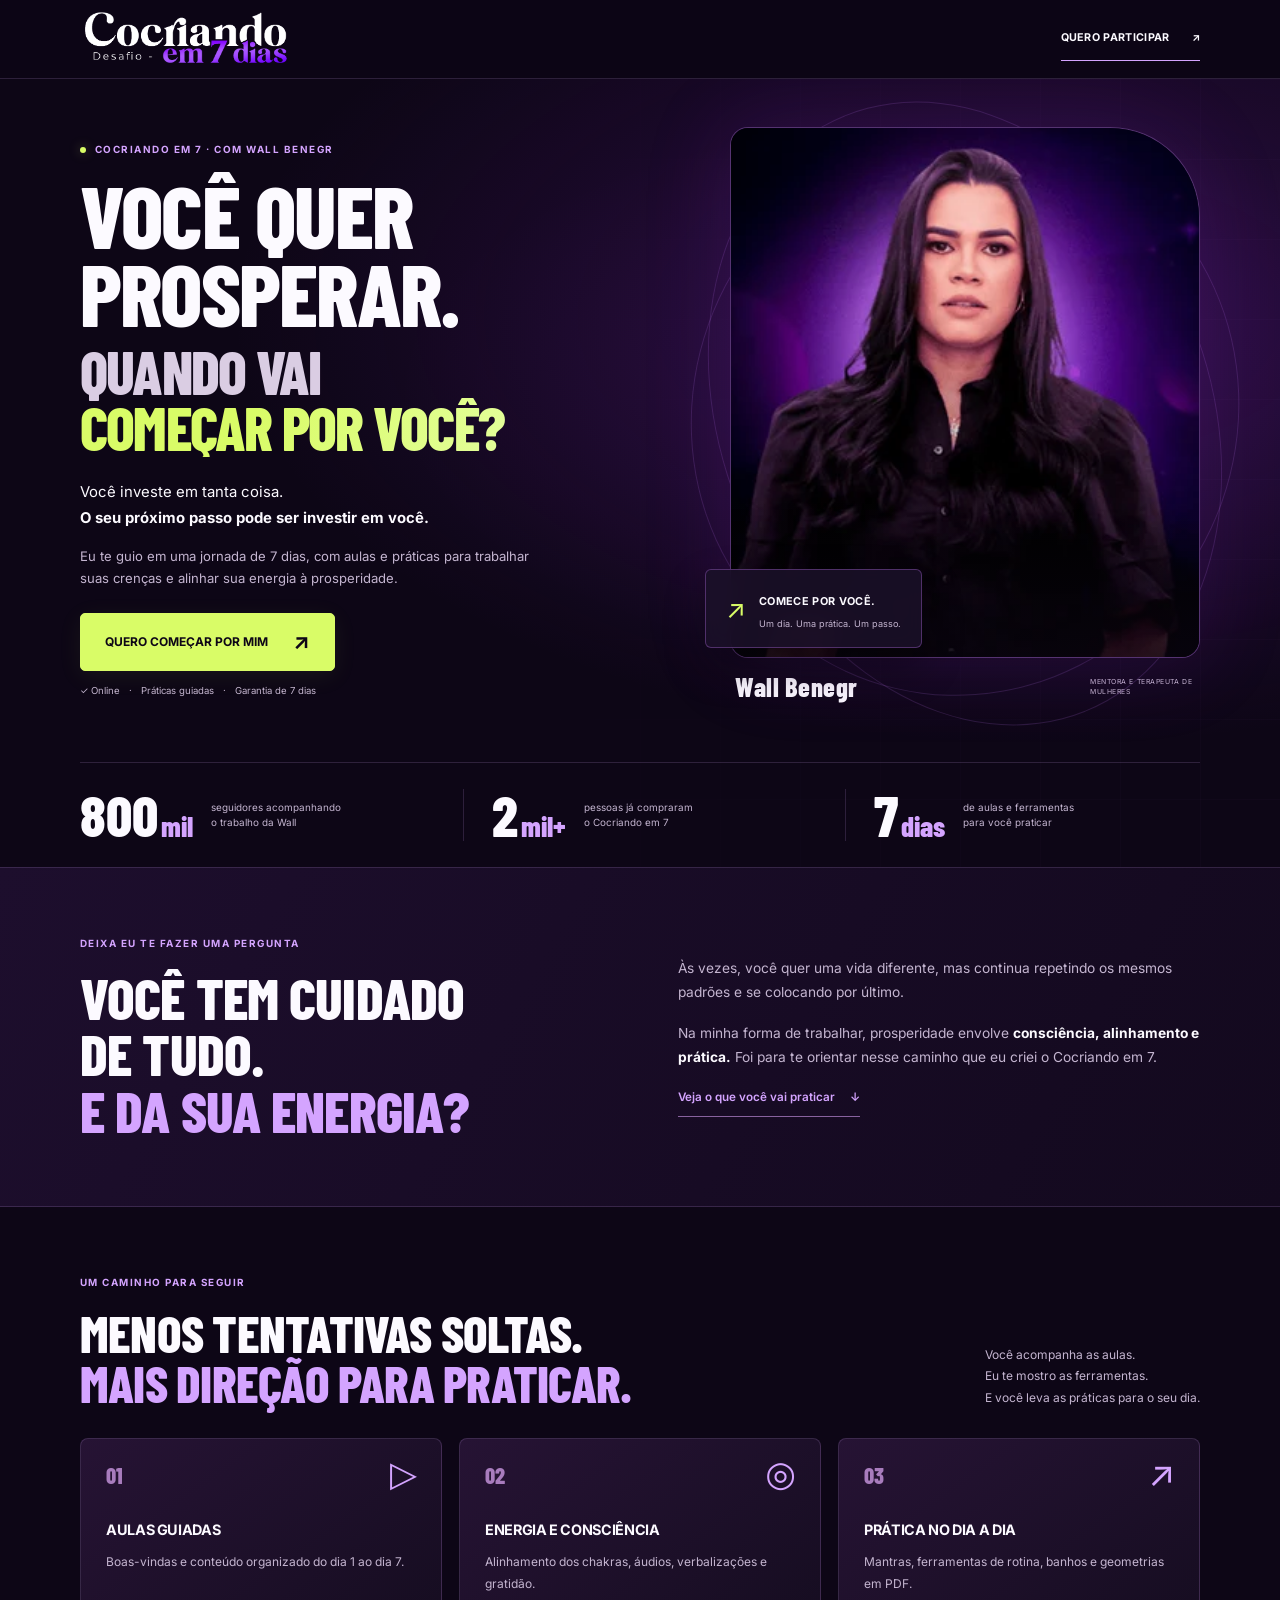
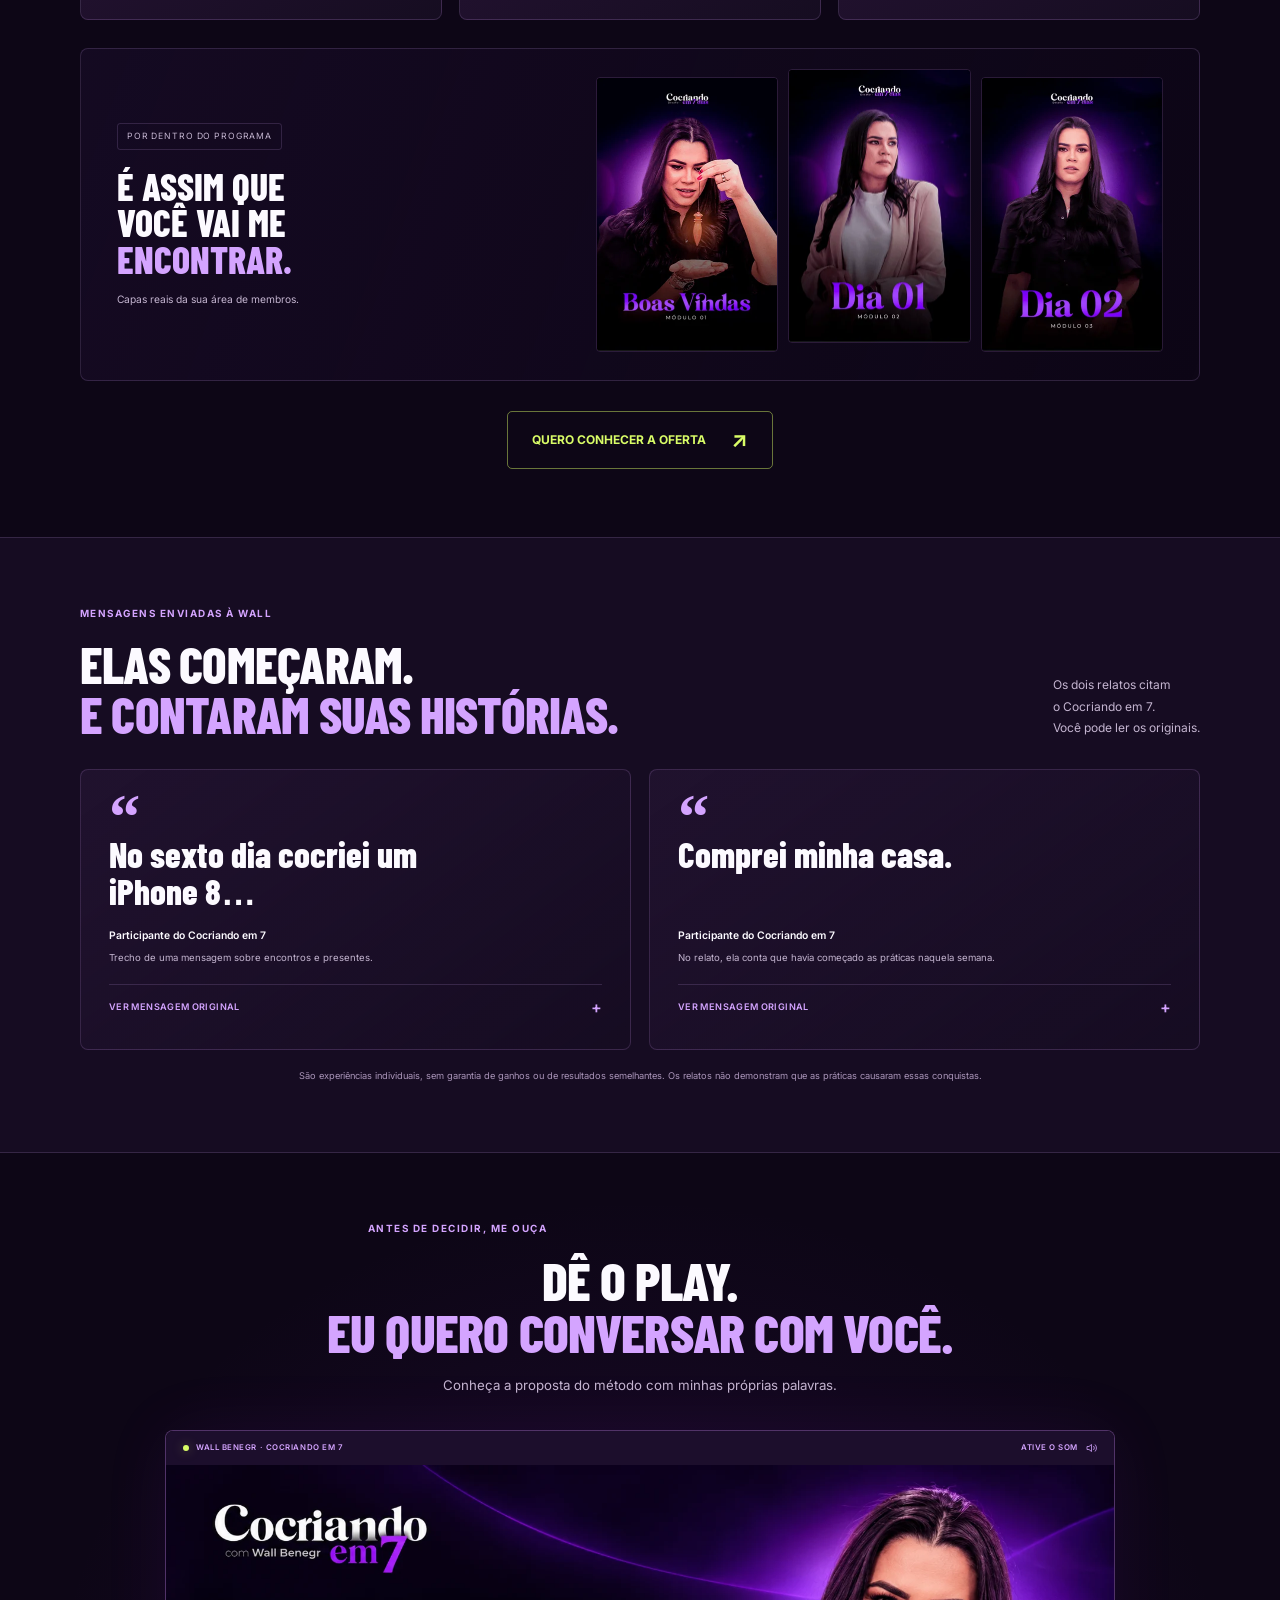
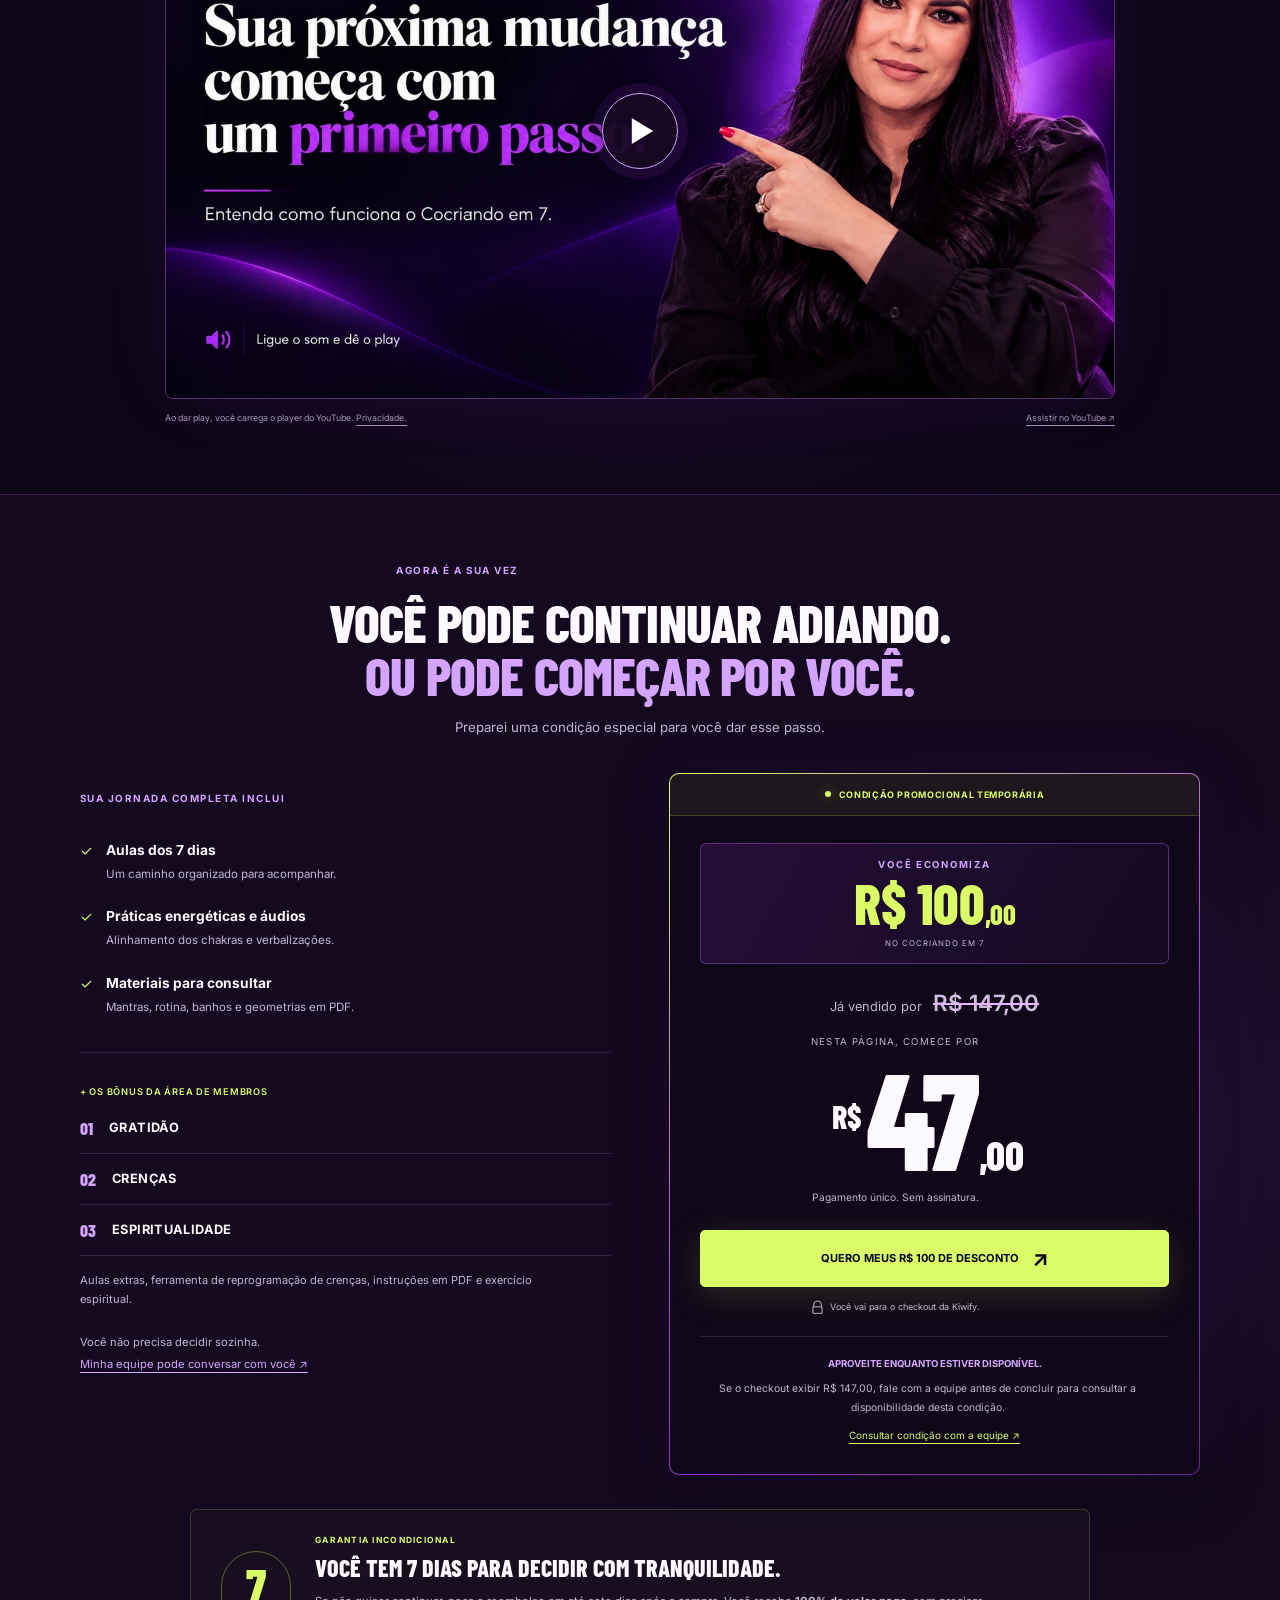
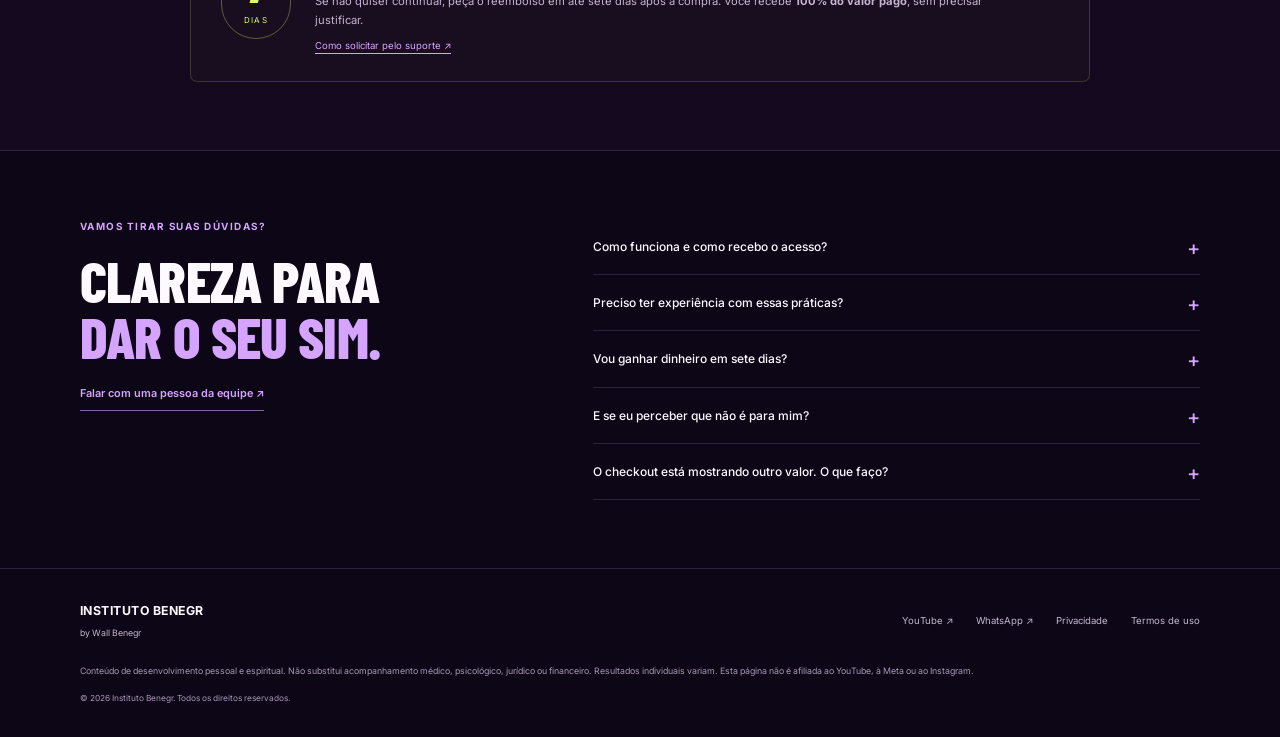
<file: index.html>
<!doctype html>
<html lang="pt-BR">
<head>
  <meta charset="utf-8">
  <meta name="viewport" content="width=device-width, initial-scale=1, viewport-fit=cover">
  <title>Cocriando em 7 | Comece por você. Com Wall Benegr.</title>
  <meta name="description" content="Você quer prosperar. Quando vai começar por você? Conheça a jornada de aulas e práticas do Cocriando em 7, com Wall Benegr. Garantia de sete dias.">
  <meta name="theme-color" content="#0D0616">
  <meta name="robots" content="noindex, follow">
  <!-- A publicação pelo workflow configura automaticamente domínio, canonical e indexação. -->
  <link rel="canonical" href="https://example.invalid/cocriando-em-7/">
  <link rel="icon" type="image/svg+xml" href="assets/icons/favicon.svg">
  <link rel="preload" href="assets/images/wall-benegr.webp" as="image" fetchpriority="high">
  <link rel="preload" href="assets/fonts/barlow-condensed-800.woff" as="font" type="font/woff" crossorigin>
  <link rel="stylesheet" href="styles.css">
  <script src="script.js" defer></script>
  <meta property="og:locale" content="pt_BR">
  <meta property="og:type" content="website">
  <meta property="og:site_name" content="Instituto Benegr">
  <meta property="og:title" content="Você quer prosperar. Quando vai começar por você?">
  <meta property="og:description" content="Cocriando em 7 dias, com Wall Benegr. Aulas e práticas para começar por você.">
  <meta property="og:url" content="https://example.invalid/cocriando-em-7/">
  <meta property="og:image" content="https://example.invalid/cocriando-em-7/assets/images/open-graph.jpg">
  <meta property="og:image:secure_url" content="https://example.invalid/cocriando-em-7/assets/images/open-graph.jpg">
  <meta property="og:image:type" content="image/jpeg">
  <meta property="og:image:width" content="1200">
  <meta property="og:image:height" content="630">
  <meta property="og:image:alt" content="Logo original do Cocriando em 7 e Wall Benegr. Você quer prosperar. Comece por você.">
  <meta name="twitter:card" content="summary_large_image">
  <meta name="twitter:title" content="Cocriando em 7 | Comece por você">
  <meta name="twitter:description" content="Conheça a jornada de sete dias com aulas e práticas espirituais guiadas.">
  <meta name="twitter:image" content="https://example.invalid/cocriando-em-7/assets/images/open-graph.jpg">
  <script type="application/ld+json">
  {"@context":"https://schema.org","@type":"Course","name":"Cocriando em 7 dias","description":"Jornada online de sete dias com aulas, práticas espirituais e materiais de apoio sobre cocriação e prosperidade.","inLanguage":"pt-BR","provider":{"@type":"Organization","name":"Instituto Benegr"},"instructor":{"@type":"Person","name":"Wall Benegr"},"url":"https://example.invalid/cocriando-em-7/"}
  </script>
</head>
<body>
<div class="reading-progress" aria-hidden="true"><span id="reading-progress"></span></div>
<a class="skip-link" href="#conteudo">Ir para o conteúdo</a>
<header class="header" id="page-header"><div class="container header-inner"><a class="brand" href="#inicio" aria-label="Cocriando em 7, início"><img src="assets/images/logo-cocriando.webp" alt="Cocriando, desafio em 7 dias" width="680" height="189"></a><a class="header-cta" href="#oferta" data-track="cta_offer" data-location="header">QUERO PARTICIPAR <span aria-hidden="true">↗</span></a></div></header>
<main id="conteudo">
<section class="hero" id="inicio" aria-labelledby="hero-title"><div class="hero-grid-bg" aria-hidden="true"></div><div class="container hero-grid">
<div class="hero-copy"><p class="eyebrow"><span class="status-dot" aria-hidden="true"></span> COCRIANDO EM 7 · COM WALL BENEGR</p><h1 id="hero-title"><span>VOCÊ QUER</span><span>PROSPERAR.</span><span class="headline-lower">QUANDO VAI</span><span class="gradient-text">COMEÇAR POR VOCÊ?</span></h1><p class="hero-lead">Você investe em tanta coisa. <strong>O seu próximo passo pode ser investir em você.</strong></p><p class="hero-description">Eu te guio em uma jornada de 7 dias, com aulas e práticas para trabalhar suas crenças e alinhar sua energia à prosperidade.</p><a class="button" href="#oferta" data-track="cta_offer" data-location="hero"><span>QUERO COMEÇAR POR MIM</span><span class="button-arrow" aria-hidden="true">↗</span></a><p class="microcopy">✓ Online <span aria-hidden="true">·</span> Práticas guiadas <span aria-hidden="true">·</span> Garantia de 7 dias</p></div>
<figure class="hero-photo"><div class="photo-orbit orbit-one" aria-hidden="true"></div><div class="photo-orbit orbit-two" aria-hidden="true"></div><div class="photo-window"><img src="assets/images/wall-benegr.webp" alt="Wall Benegr em fotografia da área de membros do Cocriando em 7." width="358" height="355" fetchpriority="high"></div><div class="photo-float"><span class="float-symbol" aria-hidden="true">↗</span><span><strong>COMECE POR VOCÊ.</strong><small>Um dia. Uma prática. Um passo.</small></span></div><figcaption><span>Wall Benegr</span><small>MENTORA E TERAPEUTA DE MULHERES</small></figcaption></figure>
</div><div class="container authority" aria-label="A comunidade e o programa"><p><strong>800<span>mil</span></strong><span>seguidores acompanhando<br>o trabalho da Wall</span></p><p><strong>2<span>mil+</span></strong><span>pessoas já compraram<br>o Cocriando em 7</span></p><p><strong>7<span>dias</span></strong><span>de aulas e ferramentas<br>para você praticar</span></p></div></section>
<section class="section turning-point" aria-labelledby="turning-title"><div class="container turning-grid"><div data-reveal><p class="eyebrow">DEIXA EU TE FAZER UMA PERGUNTA</p><h2 id="turning-title">VOCÊ TEM CUIDADO<br>DE TUDO.<br><span class="accent">E DA SUA ENERGIA?</span></h2></div><div class="turning-copy" data-reveal><p>Às vezes, você quer uma vida diferente, mas continua repetindo os mesmos padrões e se colocando por último.</p><p>Na minha forma de trabalhar, prosperidade envolve <strong>consciência, alinhamento e prática.</strong> Foi para te orientar nesse caminho que eu criei o Cocriando em 7.</p><a class="text-link" href="#metodo">Veja o que você vai praticar <span aria-hidden="true">↓</span></a></div></div></section>
<section class="section method" id="metodo" aria-labelledby="method-title"><div class="container"><div class="section-heading" data-reveal><div><p class="eyebrow">UM CAMINHO PARA SEGUIR</p><h2 id="method-title">MENOS TENTATIVAS SOLTAS.<br><span class="accent">MAIS DIREÇÃO PARA PRATICAR.</span></h2></div><p>Você acompanha as aulas.<br>Eu te mostro as ferramentas.<br>E você leva as práticas para o seu dia.</p></div><div class="method-grid">
<article class="glow-card" data-reveal data-tilt><span class="step-number">01</span><span class="card-icon" aria-hidden="true">▷</span><h3>AULAS GUIADAS</h3><p>Boas-vindas e conteúdo organizado do dia 1 ao dia 7.</p></article>
<article class="glow-card" data-reveal data-tilt><span class="step-number">02</span><span class="card-icon" aria-hidden="true">◎</span><h3>ENERGIA E CONSCIÊNCIA</h3><p>Alinhamento dos chakras, áudios, verbalizações e gratidão.</p></article>
<article class="glow-card" data-reveal data-tilt><span class="step-number">03</span><span class="card-icon" aria-hidden="true">↗</span><h3>PRÁTICA NO DIA A DIA</h3><p>Mantras, ferramentas de rotina, banhos e geometrias em PDF.</p></article>
</div><div class="inside-strip" data-reveal><div class="inside-label"><span class="live-pill">POR DENTRO DO PROGRAMA</span><h3>É ASSIM QUE<br>VOCÊ VAI ME<br><span class="accent">ENCONTRAR.</span></h3><p>Capas reais da sua área de membros.</p></div><div class="lesson-covers"><img src="assets/images/aula-boas-vindas.webp" width="360" height="545" alt="Capa real do módulo de boas-vindas." loading="lazy"><img src="assets/images/aula-dia-01.webp" width="361" height="545" alt="Capa real da aula do dia 1." loading="lazy"><img src="assets/images/aula-dia-02.webp" width="360" height="545" alt="Capa real da aula do dia 2." loading="lazy"></div></div><div class="section-cta" data-reveal><a class="button button-secondary" href="#oferta" data-track="cta_offer" data-location="method"><span>QUERO CONHECER A OFERTA</span><span class="button-arrow" aria-hidden="true">↗</span></a></div></div></section>
<section class="section testimonials" aria-labelledby="testimonials-title"><div class="container"><div class="section-heading" data-reveal><div><p class="eyebrow">MENSAGENS ENVIADAS À WALL</p><h2 id="testimonials-title">ELAS COMEÇARAM.<br><span class="accent">E CONTARAM SUAS HISTÓRIAS.</span></h2></div><p>Os dois relatos citam<br>o Cocriando em 7.<br>Você pode ler os originais.</p></div><div class="testimonial-grid">
<figure class="testimonial" data-reveal><span class="quote-mark" aria-hidden="true">“</span><blockquote>No sexto dia cocriei um iPhone 8…</blockquote><figcaption>Participante do Cocriando em 7<span>Trecho de uma mensagem sobre encontros e presentes.</span></figcaption><details class="original-message"><summary>VER MENSAGEM ORIGINAL <span aria-hidden="true">+</span></summary><img src="assets/images/depoimento-presentes.webp" width="543" height="511" alt="Mensagem original: a participante cita o programa e relata um convite em família, um edredom de presente e um iPhone 8." loading="lazy"></details></figure>
<figure class="testimonial" data-reveal><span class="quote-mark" aria-hidden="true">“</span><blockquote>Comprei minha casa.</blockquote><figcaption>Participante do Cocriando em 7<span>No relato, ela conta que havia começado as práticas naquela semana.</span></figcaption><details class="original-message"><summary>VER MENSAGEM ORIGINAL <span aria-hidden="true">+</span></summary><img src="assets/images/depoimento-casa.webp" width="776" height="702" alt="Mensagem original: a participante conta que comprou o Cocriando em 7, começou as práticas e relata a compra de sua casa." loading="lazy"></details></figure>
</div><p class="testimonial-note">São experiências individuais, sem garantia de ganhos ou de resultados semelhantes. Os relatos não demonstram que as práticas causaram essas conquistas.</p></div></section>
<section class="section vsl" id="video" aria-labelledby="video-title"><div class="container vsl-container"><div class="section-intro" data-reveal><p class="eyebrow">ANTES DE DECIDIR, ME OUÇA</p><h2 id="video-title">DÊ O PLAY.<br><span class="accent">EU QUERO CONVERSAR COM VOCÊ.</span></h2><p>Conheça a proposta do método com minhas próprias palavras.</p></div><div class="video-shell" data-reveal><div class="video-topline"><span><span class="status-dot" aria-hidden="true"></span> WALL BENEGR · COCRIANDO EM 7</span><span>ATIVE O SOM <svg width="12" height="12" viewBox="0 0 24 24" fill="none" aria-hidden="true"><path d="M4 9h4l5-4v14l-5-4H4zM17 8a6 6 0 010 8M20 5a10 10 0 010 14" stroke="currentColor" stroke-width="1.6" stroke-linejoin="round"/></svg></span></div><div class="video-frame" id="video-frame"><button class="video-poster" id="play-video" type="button" aria-label="Reproduzir a apresentação do Cocriando em 7 com som" aria-describedby="video-privacy"><img src="assets/images/capa-vsl.webp" alt="Wall aponta para o play. Sua próxima mudança começa com um primeiro passo." width="1600" height="900" loading="lazy"><span class="play-circle" aria-hidden="true"><svg width="26" height="30" viewBox="0 0 28 32"><path d="M3 2L26 16 3 30Z" fill="currentColor"/></svg></span></button></div></div><div class="video-caption"><p id="video-privacy">Ao dar play, você carrega o player do YouTube. <a href="politica-de-privacidade.html">Privacidade.</a></p><a href="https://youtu.be/On6n-RriodU" target="_blank" rel="noopener noreferrer" data-track="video_external">Assistir no YouTube ↗</a></div></div></section>
<section class="section offer-section" id="oferta" aria-labelledby="offer-title" tabindex="-1"><div class="offer-aura" aria-hidden="true"></div><div class="container"><div class="section-intro" data-reveal><p class="eyebrow">AGORA É A SUA VEZ</p><h2 id="offer-title">VOCÊ PODE CONTINUAR ADIANDO.<br><span class="accent">OU PODE COMEÇAR POR VOCÊ.</span></h2><p>Preparei uma condição especial para você dar esse passo.</p></div><div class="offer-layout"><div class="offer-includes" data-reveal><p class="eyebrow">SUA JORNADA COMPLETA INCLUI</p><ul class="included-list"><li><span aria-hidden="true">✓</span><span><strong>Aulas dos 7 dias</strong>Um caminho organizado para acompanhar.</span></li><li><span aria-hidden="true">✓</span><span><strong>Práticas energéticas e áudios</strong>Alinhamento dos chakras e verbalizações.</span></li><li><span aria-hidden="true">✓</span><span><strong>Materiais para consultar</strong>Mantras, rotina, banhos e geometrias em PDF.</span></li></ul><div class="bonus"><span class="bonus-eyebrow">+ OS BÔNUS DA ÁREA DE MEMBROS</span><div class="bonus-row"><span>01</span><h3>GRATIDÃO</h3></div><div class="bonus-row"><span>02</span><h3>CRENÇAS</h3></div><div class="bonus-row"><span>03</span><h3>ESPIRITUALIDADE</h3></div><p>Aulas extras, ferramenta de reprogramação de crenças, instruções em PDF e exercício espiritual.</p></div><p class="personal-invitation">Você não precisa decidir sozinha.<br><a href="https://wa.me/5583999935710?text=Ol%C3%A1%21%20Vim%20pela%20p%C3%A1gina%20do%20Cocriando%20em%207%20e%20quero%20tirar%20uma%20d%C3%BAvida%20antes%20de%20comprar." target="_blank" rel="noopener noreferrer" data-track="whatsapp_click" data-location="offer-help">Minha equipe pode conversar com você ↗</a></p></div>
<div class="offer-card" data-reveal><div class="offer-card-top"><span class="status-dot" aria-hidden="true"></span> CONDIÇÃO PROMOCIONAL TEMPORÁRIA</div><div class="offer-card-body"><div class="savings-banner"><span>VOCÊ ECONOMIZA</span><strong>R$ 100<span>,00</span></strong><small>NO COCRIANDO EM 7</small></div><p class="old-price">Já vendido por <s>R$ 147,00</s></p><p class="price-label">NESTA PÁGINA, COMECE POR</p><p class="price"><span class="currency">R$</span><strong>47</strong><span class="cents">,00</span></p><p class="payment-note">Pagamento único. Sem assinatura.</p><a class="button checkout-link" href="https://pay.kiwify.com.br/EsxrUl1" target="_blank" rel="noopener noreferrer" data-track="checkout_click" data-location="offer"><span>QUERO MEUS R$ 100 DE DESCONTO</span><span class="button-arrow" aria-hidden="true">↗</span></a><p class="secure-note"><svg width="13" height="15" viewBox="0 0 20 22" aria-hidden="true"><path d="M4 10V7a6 6 0 0112 0v3M3 10h14v10H3z" fill="none" stroke="currentColor" stroke-width="1.5"/></svg> Você vai para o checkout da Kiwify.</p><div class="offer-availability"><strong>APROVEITE ENQUANTO ESTIVER DISPONÍVEL.</strong><p>Se o checkout exibir R$ 147,00, fale com a equipe antes de concluir para consultar a disponibilidade desta condição.</p><a href="https://wa.me/5583999935710?text=Ol%C3%A1%21%20Vi%20a%20oferta%20de%20R%24%2047%20do%20Cocriando%20em%207%2C%20mas%20o%20checkout%20mostrou%20R%24%20147.%20Podem%20verificar%20a%20disponibilidade%20da%20condi%C3%A7%C3%A3o%3F" target="_blank" rel="noopener noreferrer" data-track="whatsapp_click" data-location="price-help">Consultar condição com a equipe ↗</a></div></div></div></div>
<div class="guarantee" data-reveal><div class="guarantee-seal" aria-hidden="true"><strong>7</strong><span>DIAS</span></div><div><p class="eyebrow">GARANTIA INCONDICIONAL</p><h3>VOCÊ TEM 7 DIAS PARA DECIDIR COM TRANQUILIDADE.</h3><p>Se não quiser continuar, peça o reembolso em até sete dias após a compra. Você recebe <strong>100% do valor pago</strong>, sem precisar justificar.</p><a href="https://wa.me/5583999935710?text=Ol%C3%A1%21%20Comprei%20o%20Cocriando%20em%207%20e%20quero%20solicitar%20o%20reembolso%20dentro%20do%20prazo%20de%207%20dias." target="_blank" rel="noopener noreferrer" data-track="whatsapp_click" data-location="refund">Como solicitar pelo suporte ↗</a></div></div>
</div></section>
<section class="section faq-section" aria-labelledby="faq-title"><div class="container faq-layout"><div data-reveal><p class="eyebrow">VAMOS TIRAR SUAS DÚVIDAS?</p><h2 id="faq-title">CLAREZA PARA<br><span class="accent">DAR O SEU SIM.</span></h2><a class="text-link" href="https://wa.me/5583999935710?text=Ol%C3%A1%21%20Quero%20conversar%20com%20uma%20pessoa%20sobre%20o%20Cocriando%20em%207." target="_blank" rel="noopener noreferrer" data-track="whatsapp_click" data-location="faq">Falar com uma pessoa da equipe ↗</a></div><div class="faq-list" data-reveal>
<details><summary>Como funciona e como recebo o acesso?</summary><p>A jornada é online, com boas-vindas e sete dias de aulas e ferramentas na área de membros. Depois da aprovação do pagamento na Kiwify, siga as instruções de acesso enviadas ao e-mail da compra. Nossa equipe ajuda se você tiver dificuldade para entrar.</p></details>
<details><summary>Preciso ter experiência com essas práticas?</summary><p>Você recebe aulas e instruções para acompanhar o passo a passo. Se quiser entender se o programa combina com o que procura, converse com a equipe antes de comprar.</p></details>
<details><summary>Vou ganhar dinheiro em sete dias?</summary><p>Não existe promessa de ganho financeiro, valor específico ou resultado em um prazo determinado. Os sete dias indicam a organização da jornada. Cada pessoa tem sua própria experiência com as práticas espirituais e de desenvolvimento pessoal.</p></details>
<details><summary>E se eu perceber que não é para mim?</summary><p>A garantia é incondicional: solicite o reembolso em até sete dias após a compra para receber 100% do valor pago, sem precisar justificar.</p></details>
<details><summary>O checkout está mostrando outro valor. O que faço?</summary><p>Antes de pagar, <a href="https://wa.me/5583999935710?text=Ol%C3%A1%21%20A%20p%C3%A1gina%20do%20Cocriando%20em%207%20mostra%20R%24%2047%2C%20mas%20o%20checkout%20exibe%20outro%20valor.%20Podem%20me%20ajudar%3F" target="_blank" rel="noopener noreferrer" data-track="whatsapp_click" data-location="faq-price">fale com a equipe pelo WhatsApp</a> para consultar a disponibilidade da condição promocional. Confira o valor e as informações do produto no checkout antes de concluir.</p></details>
</div></div></section>
</main>
<footer class="footer"><div class="container"><div class="footer-top"><p class="institution">INSTITUTO BENEGR<span>by Wall Benegr</span></p><nav aria-label="Links institucionais"><a href="https://www.youtube.com/@wallbenegr" target="_blank" rel="noopener noreferrer">YouTube ↗</a><a href="https://wa.me/5583999935710" target="_blank" rel="noopener noreferrer" data-track="whatsapp_click" data-location="footer">WhatsApp ↗</a><a href="politica-de-privacidade.html">Privacidade</a><a href="termos-de-uso.html">Termos de uso</a></nav></div><p class="legal-note">Conteúdo de desenvolvimento pessoal e espiritual. Não substitui acompanhamento médico, psicológico, jurídico ou financeiro. Resultados individuais variam. Esta página não é afiliada ao YouTube, à Meta ou ao Instagram.</p><p class="copyright">© <span id="year">2026</span> Instituto Benegr. Todos os direitos reservados.</p></div></footer>
<div class="mobile-cta" id="mobile-cta" hidden><a class="button" href="#oferta" data-track="cta_offer" data-location="mobile-bar"><span>QUERO COMEÇAR POR MIM</span><span aria-hidden="true">↗</span></a></div>
</body></html>
</file>
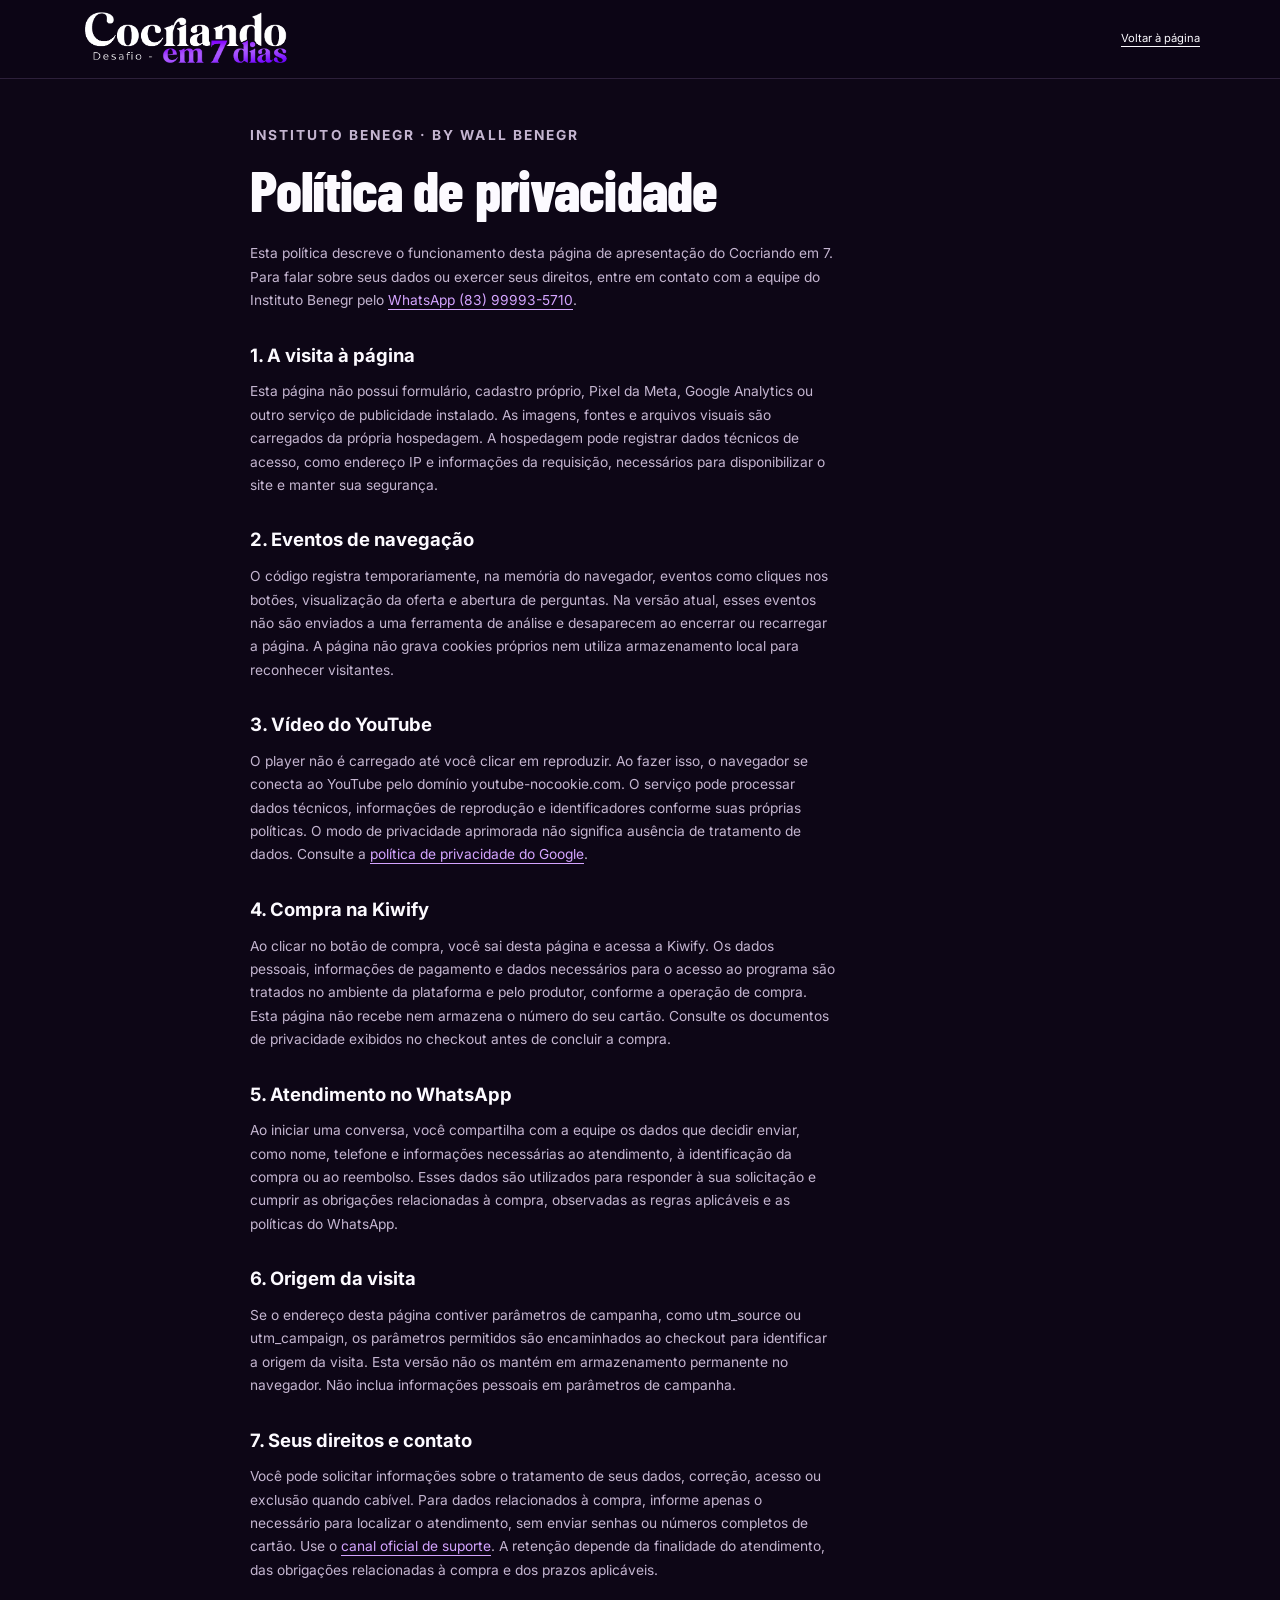
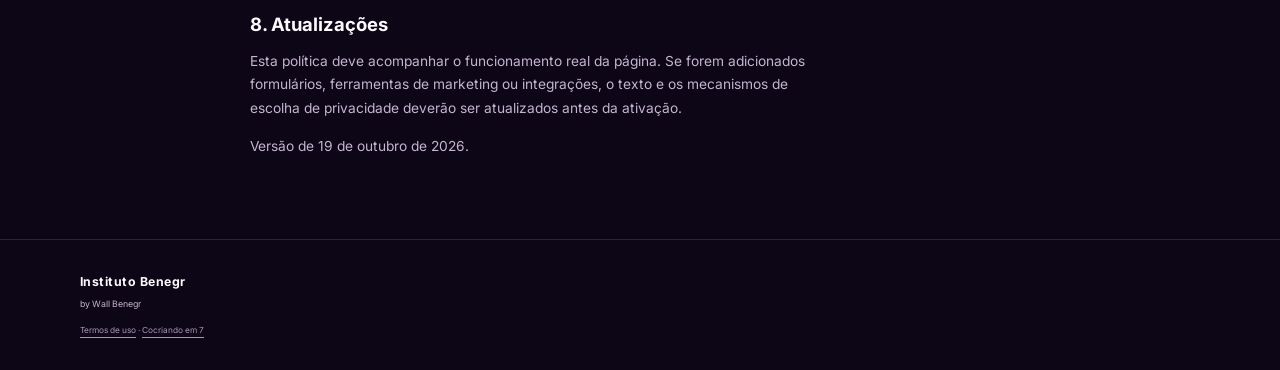
<file: politica-de-privacidade.html>
<!doctype html><html lang="pt-BR"><head><meta charset="utf-8"><meta name="viewport" content="width=device-width, initial-scale=1"><title>Privacidade | Cocriando em 7</title><meta name="description" content="Como os dados são tratados ao visitar a página do Cocriando em 7."><meta name="robots" content="noindex, follow"><meta name="theme-color" content="#13091f"><link rel="canonical" href="https://example.invalid/cocriando-em-7/politica-de-privacidade.html"><link rel="icon" href="assets/icons/favicon.svg" type="image/svg+xml"><link rel="stylesheet" href="styles.css"></head><body class="legal-page"><a class="skip-link" href="#conteudo">Ir para o conteúdo</a><header class="header"><div class="container header-inner"><a class="brand" href="index.html"><img src="assets/images/logo-cocriando.webp" alt="Cocriando, desafio em 7 dias" width="680" height="189"></a><a href="index.html">Voltar à página</a></div></header><main class="container legal-content" id="conteudo"><p class="eyebrow">INSTITUTO BENEGR · BY WALL BENEGR</p><h1>Política de privacidade</h1><p>Esta política descreve o funcionamento desta página de apresentação do Cocriando em 7. Para falar sobre seus dados ou exercer seus direitos, entre em contato com a equipe do Instituto Benegr pelo <a href="https://wa.me/5583999935710" target="_blank" rel="noopener noreferrer">WhatsApp (83) 99993-5710</a>.</p><h2>1. A visita à página</h2><p>Esta página não possui formulário, cadastro próprio, Pixel da Meta, Google Analytics ou outro serviço de publicidade instalado. As imagens, fontes e arquivos visuais são carregados da própria hospedagem. A hospedagem pode registrar dados técnicos de acesso, como endereço IP e informações da requisição, necessários para disponibilizar o site e manter sua segurança.</p><h2>2. Eventos de navegação</h2><p>O código registra temporariamente, na memória do navegador, eventos como cliques nos botões, visualização da oferta e abertura de perguntas. Na versão atual, esses eventos não são enviados a uma ferramenta de análise e desaparecem ao encerrar ou recarregar a página. A página não grava cookies próprios nem utiliza armazenamento local para reconhecer visitantes.</p><h2>3. Vídeo do YouTube</h2><p>O player não é carregado até você clicar em reproduzir. Ao fazer isso, o navegador se conecta ao YouTube pelo domínio youtube-nocookie.com. O serviço pode processar dados técnicos, informações de reprodução e identificadores conforme suas próprias políticas. O modo de privacidade aprimorada não significa ausência de tratamento de dados. Consulte a <a href="https://policies.google.com/privacy?hl=pt-BR" target="_blank" rel="noopener noreferrer">política de privacidade do Google</a>.</p><h2>4. Compra na Kiwify</h2><p>Ao clicar no botão de compra, você sai desta página e acessa a Kiwify. Os dados pessoais, informações de pagamento e dados necessários para o acesso ao programa são tratados no ambiente da plataforma e pelo produtor, conforme a operação de compra. Esta página não recebe nem armazena o número do seu cartão. Consulte os documentos de privacidade exibidos no checkout antes de concluir a compra.</p><h2>5. Atendimento no WhatsApp</h2><p>Ao iniciar uma conversa, você compartilha com a equipe os dados que decidir enviar, como nome, telefone e informações necessárias ao atendimento, à identificação da compra ou ao reembolso. Esses dados são utilizados para responder à sua solicitação e cumprir as obrigações relacionadas à compra, observadas as regras aplicáveis e as políticas do WhatsApp.</p><h2>6. Origem da visita</h2><p>Se o endereço desta página contiver parâmetros de campanha, como utm_source ou utm_campaign, os parâmetros permitidos são encaminhados ao checkout para identificar a origem da visita. Esta versão não os mantém em armazenamento permanente no navegador. Não inclua informações pessoais em parâmetros de campanha.</p><h2>7. Seus direitos e contato</h2><p>Você pode solicitar informações sobre o tratamento de seus dados, correção, acesso ou exclusão quando cabível. Para dados relacionados à compra, informe apenas o necessário para localizar o atendimento, sem enviar senhas ou números completos de cartão. Use o <a href="https://wa.me/5583999935710" target="_blank" rel="noopener noreferrer">canal oficial de suporte</a>. A retenção depende da finalidade do atendimento, das obrigações relacionadas à compra e dos prazos aplicáveis.</p><h2>8. Atualizações</h2><p>Esta política deve acompanhar o funcionamento real da página. Se forem adicionados formulários, ferramentas de marketing ou integrações, o texto e os mecanismos de escolha de privacidade deverão ser atualizados antes da ativação.</p><p>Versão de 19 de outubro de 2026.</p></main><footer class="footer"><div class="container"><p class="institution">Instituto Benegr<small>by Wall Benegr</small></p><p class="copyright"><a href="termos-de-uso.html">Termos de uso</a> · <a href="index.html">Cocriando em 7</a></p></div></footer></body></html>
</file>
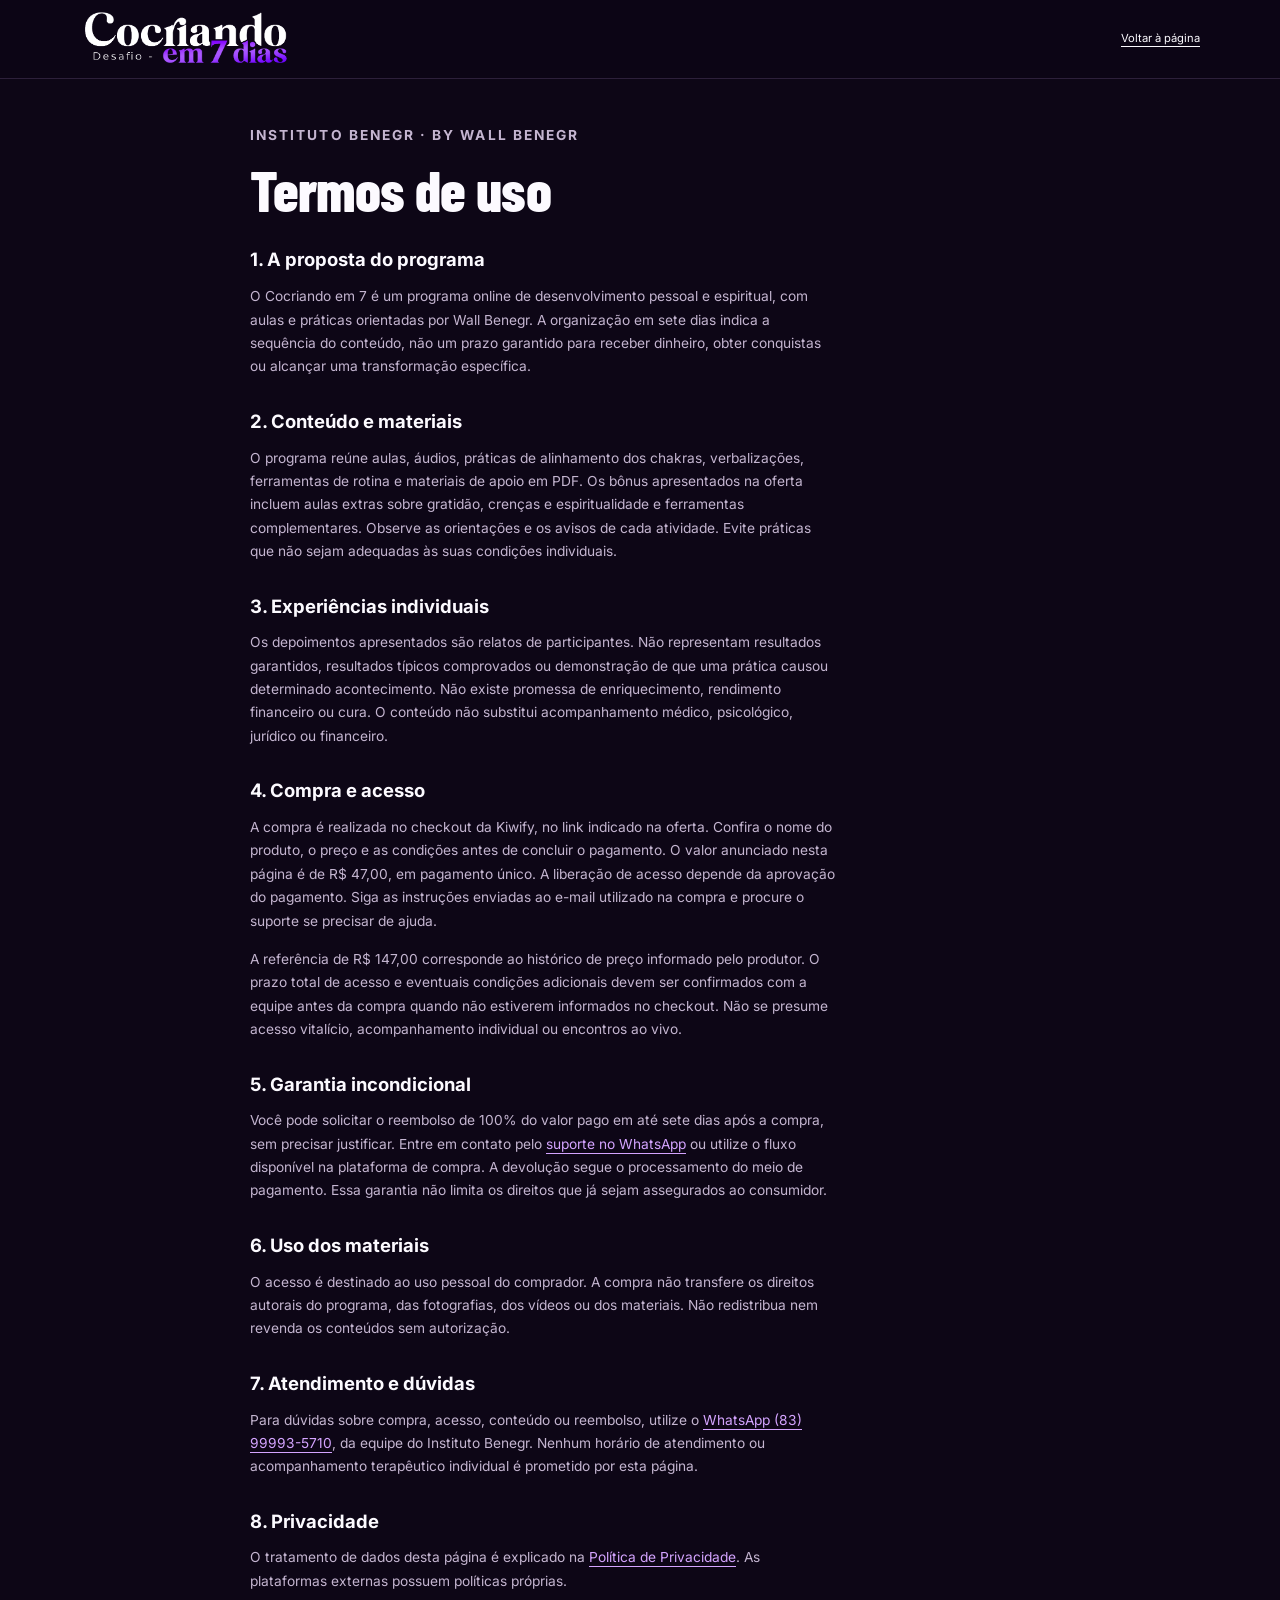
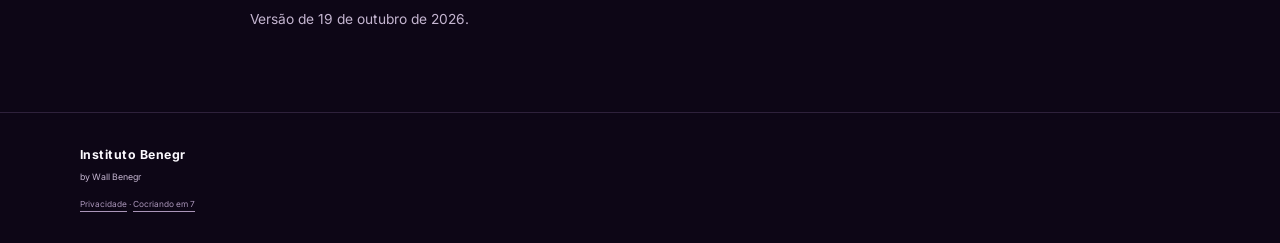
<file: termos-de-uso.html>
<!doctype html><html lang="pt-BR"><head><meta charset="utf-8"><meta name="viewport" content="width=device-width, initial-scale=1"><title>Termos de uso | Cocriando em 7</title><meta name="description" content="Informações de acesso, proposta, compra e garantia do Cocriando em 7."><meta name="robots" content="noindex, follow"><meta name="theme-color" content="#13091f"><link rel="canonical" href="https://example.invalid/cocriando-em-7/termos-de-uso.html"><link rel="icon" href="assets/icons/favicon.svg" type="image/svg+xml"><link rel="stylesheet" href="styles.css"></head><body class="legal-page"><a class="skip-link" href="#conteudo">Ir para o conteúdo</a><header class="header"><div class="container header-inner"><a class="brand" href="index.html"><img src="assets/images/logo-cocriando.webp" alt="Cocriando, desafio em 7 dias" width="680" height="189"></a><a href="index.html">Voltar à página</a></div></header><main class="container legal-content" id="conteudo"><p class="eyebrow">INSTITUTO BENEGR · BY WALL BENEGR</p><h1>Termos de uso</h1><h2>1. A proposta do programa</h2><p>O Cocriando em 7 é um programa online de desenvolvimento pessoal e espiritual, com aulas e práticas orientadas por Wall Benegr. A organização em sete dias indica a sequência do conteúdo, não um prazo garantido para receber dinheiro, obter conquistas ou alcançar uma transformação específica.</p><h2>2. Conteúdo e materiais</h2><p>O programa reúne aulas, áudios, práticas de alinhamento dos chakras, verbalizações, ferramentas de rotina e materiais de apoio em PDF. Os bônus apresentados na oferta incluem aulas extras sobre gratidão, crenças e espiritualidade e ferramentas complementares. Observe as orientações e os avisos de cada atividade. Evite práticas que não sejam adequadas às suas condições individuais.</p><h2>3. Experiências individuais</h2><p>Os depoimentos apresentados são relatos de participantes. Não representam resultados garantidos, resultados típicos comprovados ou demonstração de que uma prática causou determinado acontecimento. Não existe promessa de enriquecimento, rendimento financeiro ou cura. O conteúdo não substitui acompanhamento médico, psicológico, jurídico ou financeiro.</p><h2>4. Compra e acesso</h2><p>A compra é realizada no checkout da Kiwify, no link indicado na oferta. Confira o nome do produto, o preço e as condições antes de concluir o pagamento. O valor anunciado nesta página é de R$ 47,00, em pagamento único. A liberação de acesso depende da aprovação do pagamento. Siga as instruções enviadas ao e-mail utilizado na compra e procure o suporte se precisar de ajuda.</p><p>A referência de R$ 147,00 corresponde ao histórico de preço informado pelo produtor. O prazo total de acesso e eventuais condições adicionais devem ser confirmados com a equipe antes da compra quando não estiverem informados no checkout. Não se presume acesso vitalício, acompanhamento individual ou encontros ao vivo.</p><h2>5. Garantia incondicional</h2><p>Você pode solicitar o reembolso de 100% do valor pago em até sete dias após a compra, sem precisar justificar. Entre em contato pelo <a href="https://wa.me/5583999935710?text=Ol%C3%A1%21%20Quero%20solicitar%20o%20reembolso%20do%20Cocriando%20em%207%20dentro%20do%20prazo%20de%207%20dias." target="_blank" rel="noopener noreferrer">suporte no WhatsApp</a> ou utilize o fluxo disponível na plataforma de compra. A devolução segue o processamento do meio de pagamento. Essa garantia não limita os direitos que já sejam assegurados ao consumidor.</p><h2>6. Uso dos materiais</h2><p>O acesso é destinado ao uso pessoal do comprador. A compra não transfere os direitos autorais do programa, das fotografias, dos vídeos ou dos materiais. Não redistribua nem revenda os conteúdos sem autorização.</p><h2>7. Atendimento e dúvidas</h2><p>Para dúvidas sobre compra, acesso, conteúdo ou reembolso, utilize o <a href="https://wa.me/5583999935710" target="_blank" rel="noopener noreferrer">WhatsApp (83) 99993-5710</a>, da equipe do Instituto Benegr. Nenhum horário de atendimento ou acompanhamento terapêutico individual é prometido por esta página.</p><h2>8. Privacidade</h2><p>O tratamento de dados desta página é explicado na <a href="politica-de-privacidade.html">Política de Privacidade</a>. As plataformas externas possuem políticas próprias.</p><p>Versão de 19 de outubro de 2026.</p></main><footer class="footer"><div class="container"><p class="institution">Instituto Benegr<small>by Wall Benegr</small></p><p class="copyright"><a href="politica-de-privacidade.html">Privacidade</a> · <a href="index.html">Cocriando em 7</a></p></div></footer></body></html>
</file>
<file: styles.css>
@font-face{font-family:Inter;src:url('assets/fonts/inter-400.woff') format('woff');font-weight:400;font-display:swap}
@font-face{font-family:Inter;src:url('assets/fonts/inter-500.woff') format('woff');font-weight:500;font-display:swap}
@font-face{font-family:Inter;src:url('assets/fonts/inter-600.woff') format('woff');font-weight:600;font-display:swap}
@font-face{font-family:Inter;src:url('assets/fonts/inter-700.woff') format('woff');font-weight:700;font-display:swap}
@font-face{font-family:Barlow;src:url('assets/fonts/barlow-condensed-800.woff') format('woff');font-weight:800;font-display:swap}
:root{--ink:#0d0616;--surface:#170c25;--panel:#20122f;--white:#fcfaff;--muted:#c4b5d0;--quiet:#aa95b9;--purple:#a638ef;--lilac:#d4a4ff;--lime:#d9fc67;--line:rgba(206,163,241,.17);--sans:Inter,system-ui,-apple-system,'Segoe UI',sans-serif;--display:Barlow,'Arial Narrow',Impact,sans-serif}
*{box-sizing:border-box}html{scroll-behavior:smooth;scroll-padding-top:90px}body{margin:0;background:var(--ink);color:var(--white);font:400 16px/1.7 var(--sans);-webkit-font-smoothing:antialiased}img{display:block;max-width:100%;height:auto}a{color:inherit;text-underline-offset:4px}a,button,summary{touch-action:manipulation;-webkit-tap-highlight-color:transparent}button{font:inherit;cursor:pointer}h1,h2,h3,h4,p,figure,blockquote{margin:0}h1,h2{font:800 clamp(2.3rem,4.5vw,3.75rem)/.98 var(--display);letter-spacing:-.015em;text-wrap:balance}h3{font-weight:700;line-height:1.25}p{max-width:65ch}strong{font-weight:700}a:focus-visible,button:focus-visible,summary:focus-visible{outline:3px solid var(--lime);outline-offset:5px}.container{width:min(1120px,calc(100% - 48px));margin-inline:auto;position:relative}.section{padding:68px 0;position:relative}.eyebrow{color:var(--lilac);font-size:.62rem;font-weight:700;letter-spacing:.15em;line-height:1.6;margin-bottom:17px;display:flex;align-items:center;gap:9px}.accent{color:var(--lilac)}.status-dot{display:inline-block;width:6px;height:6px;background:var(--lime);border-radius:50%;flex-shrink:0;box-shadow:0 0 12px #d9fc6760}.skip-link{position:fixed;top:10px;left:10px;transform:translateY(-150%);z-index:150;background:var(--lime);color:var(--ink);padding:12px}.skip-link:focus{transform:none}.reading-progress{position:fixed;inset:0 0 auto;height:3px;z-index:100;pointer-events:none}.reading-progress span{display:block;height:100%;background:linear-gradient(90deg,var(--purple),var(--lime));transform-origin:left;transform:scaleX(0);box-shadow:0 0 12px #a638ef80}.header{position:sticky;top:0;z-index:30;border-bottom:1px solid var(--line);background:#0d0616f0;transition:box-shadow .25s,background .25s}.header.is-scrolled{box-shadow:0 10px 30px #0003;background:#0d0616fa}.header-inner{height:78px;display:flex;align-items:center;justify-content:space-between;gap:18px}.brand{display:block;text-decoration:none;width:210px;flex-shrink:0}.brand img{width:100%;height:auto;mix-blend-mode:screen}.header-cta{font-size:.67rem;letter-spacing:.03em;font-weight:700;display:flex;align-items:center;gap:22px;text-decoration:none;border-bottom:1px solid var(--lilac);padding:12px 0;transition:color .2s}.header-cta:hover{color:var(--lime)}.hero{position:relative;isolation:isolate;overflow:hidden;background:radial-gradient(ellipse at 82% 30%,#611a9260,transparent 55%),var(--ink)}.hero::before{content:'';position:absolute;inset:0;pointer-events:none;background:radial-gradient(ellipse at var(--hero-x,75%) var(--hero-y,40%),#a638ef14,transparent 42%);z-index:-1}.hero-grid-bg{position:absolute;inset:0;z-index:-1;opacity:.18;background-image:linear-gradient(#b074d925 1px,transparent 1px),linear-gradient(90deg,#b074d925 1px,transparent 1px);background-size:80px 80px;mask-image:linear-gradient(90deg,transparent 35%,#000);pointer-events:none}.hero-grid{display:grid;grid-template-columns:1.2fr 1fr;align-items:center;gap:56px;padding-top:48px;padding-bottom:48px}.hero-copy{position:relative;z-index:2}.hero h1{font:800 clamp(3.4rem,6.9vw,6rem)/.89 var(--display);letter-spacing:-.02em;margin-bottom:23px;text-wrap:initial}.hero h1>span{display:block}.hero h1 .headline-lower{font-size:.68em;margin-top:13px;color:#dacde3}.hero h1 .gradient-text{font-size:.68em;line-height:.98;background:linear-gradient(110deg,#d9fc67 15%,#e8ffb0 48%,#b5e243 80%);background-size:200%;color:var(--lime);-webkit-background-clip:text;background-clip:text;-webkit-text-fill-color:transparent;animation:text-shift 10s ease-in-out infinite}.hero-lead{font-size:.93rem;line-height:1.7;max-width:450px}.hero-lead strong{display:block}.hero-description{font-size:.82rem;color:var(--muted);max-width:450px;margin-top:14px}.button{position:relative;overflow:hidden;isolation:isolate;display:inline-flex;align-items:center;justify-content:center;gap:25px;border:1px solid var(--lime);border-radius:5px;background:var(--lime);color:var(--ink);text-decoration:none;font-size:.75rem;font-weight:700;line-height:1.5;min-height:56px;padding:17px 24px;box-shadow:0 5px 25px #b4e63d13;transition:transform .2s,box-shadow .2s,background .2s}.button::before{content:'';position:absolute;left:-60%;top:-60%;width:40%;height:220%;background:linear-gradient(90deg,transparent,#ffffff80,transparent);transform:skewX(-20deg);animation:button-shine 7s ease-in-out infinite;z-index:-1;pointer-events:none}.button:hover{transform:translateY(-3px);box-shadow:0 10px 32px #d9fc6733;background:#e5ff95}.button-arrow{font-size:1.35rem;line-height:1;transition:transform .2s;flex-shrink:0}.button:hover .button-arrow{transform:translate(2px,-2px)}.hero .button{margin-top:24px}.microcopy{font-size:.6rem;color:var(--muted);margin-top:12px;display:flex;gap:9px;align-items:center}.hero-photo{position:relative;margin:0 0 14px;max-width:470px;width:100%;justify-self:end}.photo-window{position:relative;overflow:hidden;border-radius:18px 90px 18px 18px;border:1px solid #bd76f35e;box-shadow:0 0 90px #9d28e525;background:var(--surface);z-index:1}.photo-window::after{content:'';position:absolute;inset:0;background:linear-gradient(0deg,#0d061680,transparent 30%);pointer-events:none}.photo-window img{width:100%;aspect-ratio:1/1.13;object-fit:cover;object-position:50% 25%}.photo-orbit{position:absolute;pointer-events:none;border:1px solid #bd76f32b;border-radius:50%;inset:-35px -10px;transform:rotate(-22deg)}.orbit-one{animation:orbit-drift 15s ease-in-out infinite}.orbit-two{inset:2px -37px;transform:rotate(25deg);animation:orbit-drift 19s ease-in-out infinite reverse}.photo-float{position:absolute;z-index:3;bottom:52px;left:-25px;border:1px solid #a764d763;background:#1b1029f5;box-shadow:0 18px 40px #0005;border-radius:6px;padding:16px 20px;display:flex;gap:13px;align-items:center;animation:float 8s ease-in-out infinite}.float-symbol{color:var(--lime);font-size:1.6rem;line-height:1}.photo-float strong{font-size:.68rem;letter-spacing:.03em}.photo-float small{display:block;color:var(--muted);font-size:.57rem;margin-top:3px}.hero-photo figcaption{margin-top:16px;display:flex;justify-content:space-between;gap:20px;align-items:center;padding-inline:5px}.hero-photo figcaption>span{font:800 1.65rem/1 var(--display);letter-spacing:.02em}.hero-photo figcaption small{font-size:.43rem;color:var(--muted);letter-spacing:.08em;max-width:105px;line-height:1.5}.authority{display:grid;grid-template-columns:repeat(3,1fr);gap:28px;border-top:1px solid var(--line);padding-block:26px}.authority p{display:flex;align-items:center;gap:18px;line-height:1.5}.authority p+p{border-left:1px solid var(--line);padding-left:28px}.authority strong{font:800 3.6rem/.9 var(--display);white-space:nowrap;color:var(--white)}.authority strong>span{font-size:.5em;color:var(--lilac);margin-left:3px}.authority p>span{font-size:.62rem;color:var(--muted)}.turning-point{background:linear-gradient(120deg,#1d0e2d,#13091e);border-block:1px solid var(--line)}.turning-grid{display:grid;grid-template-columns:1fr 1fr;gap:75px;align-items:center}.turning-copy{font-size:.86rem;color:var(--muted)}.turning-copy p+p{margin-top:18px}.turning-copy strong{color:var(--white)}.text-link{display:inline-block;color:var(--lilac);font-size:.73rem;font-weight:600;margin-top:19px;padding-bottom:8px;border-bottom:1px solid #88629f;text-decoration:none}.text-link span{margin-left:12px}.section-heading{display:flex;align-items:end;justify-content:space-between;gap:35px;margin-bottom:30px}.section-heading h2{font-size:clamp(2.15rem,4vw,3.25rem)}.section-heading>p{font-size:.75rem;color:var(--muted);max-width:280px;line-height:1.8}.method-grid{display:grid;grid-template-columns:repeat(3,minmax(0,1fr));gap:17px}.glow-card{position:relative;overflow:hidden;border:1px solid var(--line);border-radius:8px;background:linear-gradient(145deg,#261334,#160d21);padding:25px;transform:perspective(700px) rotateX(var(--rx,0deg)) rotateY(var(--ry,0deg));transition:transform .25s ease,border-color .25s,box-shadow .25s}.glow-card::before{content:'';position:absolute;inset:0;background:radial-gradient(240px circle at var(--mx,50%) var(--my,0%),#a638ef2e,transparent 70%);pointer-events:none;opacity:0;transition:opacity .2s}.glow-card:hover{border-color:#b76cf77a;box-shadow:0 10px 30px #0003}.glow-card:hover::before{opacity:1}.step-number{color:#a87cbd;font:800 1.4rem/1 var(--display)}.card-icon{position:absolute;right:24px;top:17px;color:var(--lilac);font-size:2.2rem;line-height:1}.glow-card h3{font-size:.9rem;margin-top:29px;letter-spacing:-.025em}.glow-card p{font-size:.75rem;color:var(--muted);margin-top:12px;line-height:1.8}.inside-strip{margin-top:27px;display:grid;grid-template-columns:1fr 1.3fr;gap:42px;align-items:center;padding:28px 36px;border:1px solid var(--line);border-radius:8px;background:linear-gradient(110deg,#25123b55,transparent)}.live-pill{display:inline-block;font-size:.54rem;letter-spacing:.1em;color:var(--muted);border:1px solid var(--line);padding:5px 9px;border-radius:3px}.inside-label h3{font:800 2.35rem/.97 var(--display);margin-top:18px}.inside-label p{font-size:.64rem;color:var(--muted);margin-top:14px}.lesson-covers{display:grid;grid-template-columns:repeat(3,minmax(0,1fr));gap:10px;perspective:1000px}.lesson-covers img{width:100%;border-radius:4px;border:1px solid #b67ed52a;transition:transform .3s,box-shadow .3s}.lesson-covers img:nth-child(2){transform:translateY(-8px)}.lesson-covers img:hover{transform:translateY(-12px) rotateY(-3deg);box-shadow:0 16px 26px #0005}.section-cta{text-align:center;margin-top:30px}.button-secondary{background:transparent;color:var(--lime);border-color:#d9fc6773;box-shadow:none}.button-secondary::before{background:linear-gradient(90deg,transparent,#d9fc6712,transparent)}.button-secondary:hover{background:#d9fc6710}.testimonials{background:#160c22;border-block:1px solid var(--line)}.testimonial-grid{display:grid;grid-template-columns:1fr 1fr;gap:18px}.testimonial{padding:25px 28px;border:1px solid #c391e130;border-radius:8px;background:linear-gradient(145deg,#2c193c77,#160c22);display:flex;flex-direction:column;align-items:start}.quote-mark{color:var(--lilac);font:700 3.9rem/.7 Georgia,serif;height:37px}.testimonial blockquote{font:800 2.2rem/1.05 var(--display);margin-top:4px;max-width:400px;min-height:76px}.testimonial figcaption{font-size:.65rem;font-weight:600;margin-top:15px}.testimonial figcaption span{display:block;font-size:.6rem;font-weight:400;color:var(--muted);margin-top:5px}.original-message{width:100%;margin-top:18px}.original-message summary{list-style:none;cursor:pointer;font-size:.57rem;font-weight:600;letter-spacing:.04em;display:flex;justify-content:space-between;gap:15px;border-top:1px solid var(--line);padding-top:14px;min-height:40px;color:var(--lilac)}.original-message summary::-webkit-details-marker{display:none}.original-message summary span{font-size:1rem;line-height:1}.original-message[open] summary span{transform:rotate(45deg)}.original-message img{width:100%;max-width:400px;border-radius:5px;margin-top:13px}.testimonial-note{font-size:.58rem;color:var(--quiet);text-align:center;max-width:750px;margin:18px auto 0}.vsl{background:radial-gradient(ellipse at 50% 60%,#611b922e,transparent 65%)}.vsl-container{max-width:950px}.section-intro{text-align:center;max-width:820px;margin:0 auto 34px}.section-intro .eyebrow{justify-content:center}.section-intro h2{font-size:clamp(2.2rem,4.2vw,3.45rem)}.section-intro>p:last-child:not(.eyebrow){font-size:.83rem;color:var(--muted);margin:15px auto 0}.video-shell{border:1px solid #bc76f06e;border-radius:8px;overflow:hidden;box-shadow:0 0 70px #a638ef12;background:#000}.video-topline{display:flex;justify-content:space-between;gap:15px;padding:10px 17px;background:#1c0e2c;font-size:.49rem;font-weight:600;letter-spacing:.07em;color:var(--lilac)}.video-topline>span{display:flex;align-items:center;gap:7px}.video-frame{aspect-ratio:16/9;position:relative}.video-poster{position:relative;width:100%;height:100%;padding:0;border:0;background:#000;color:#fff;display:block}.video-poster img{width:100%;height:100%;object-fit:cover}.video-poster:focus-visible{outline-offset:-5px}.play-circle{position:absolute;top:50%;left:50%;transform:translate(-50%,-50%);width:76px;height:76px;border-radius:50%;background:#180824ef;border:1px solid #d4a4ff;display:grid;place-items:center;padding-left:4px;box-shadow:0 0 0 10px #8d30d322,0 0 30px #0008;transition:box-shadow .3s,background .3s}.video-poster:hover .play-circle{background:#7c2cb0;box-shadow:0 0 0 16px #8d30d329,0 0 30px #0008}.video-frame iframe{display:block;border:0;width:100%;height:100%}.video-caption{margin-top:12px;display:flex;justify-content:space-between;gap:25px;font-size:.55rem;color:var(--quiet)}.offer-section{position:relative;background:#14091f;border-top:1px solid #ad55e73d;isolation:isolate;overflow:hidden}.offer-aura{position:absolute;width:850px;height:850px;right:-180px;top:200px;border-radius:50%;background:radial-gradient(circle,#a638ef24,transparent 65%);pointer-events:none;z-index:-1;animation:offer-breathe 11s ease-in-out infinite}.offer-layout{display:grid;grid-template-columns:1fr 1fr;gap:58px;align-items:start}.offer-includes{padding-top:18px}.included-list{padding:0;margin:21px 0 25px;list-style:none}.included-list li{display:flex;gap:13px;padding:11px 0;font-size:.72rem;color:var(--muted);line-height:1.6}.included-list li>span:first-child{color:var(--lime);font-size:.9rem}.included-list strong{font-size:.86rem;display:block;color:var(--white);margin-bottom:4px}.bonus{border-top:1px solid var(--line);padding-top:23px}.bonus-eyebrow{color:var(--lime);font-size:.58rem;font-weight:600;letter-spacing:.08em}.bonus-row{display:flex;gap:16px;align-items:center;border-bottom:1px solid var(--line);padding:14px 0}.bonus-row span{font:800 1.1rem var(--display);color:var(--lilac)}.bonus-row h3{font-size:.8rem;letter-spacing:.03em}.bonus>p{font-size:.69rem;color:var(--muted);margin-top:15px}.personal-invitation{font-size:.7rem;color:var(--muted);margin-top:24px}.personal-invitation a{color:var(--lilac);display:inline-block;margin-top:3px}.offer-card{position:relative;border:1px solid transparent;border-radius:10px;background:linear-gradient(#100719,#100719) padding-box,linear-gradient(145deg,#d9fc67,#a638ef,#65258e) border-box;box-shadow:0 12px 60px #0006,0 0 50px #a638ef15;animation:border-breathe 9s ease-in-out infinite}.offer-card-top{background:#d9fc6712;color:var(--lime);text-align:center;padding:13px 10px;font-size:.56rem;font-weight:700;letter-spacing:.07em;border-bottom:1px solid #d9fc672c;border-radius:9px 9px 0 0;display:flex;justify-content:center;align-items:center;gap:8px}.offer-card-body{padding:27px 30px 26px;text-align:center}.savings-banner{border:1px solid #a45ae96b;border-radius:6px;background:linear-gradient(120deg,#65258e44,#39144f22);padding:13px 16px;display:flex;flex-direction:column;align-items:center}.savings-banner>span{font-size:.6rem;letter-spacing:.18em;font-weight:700;color:var(--lilac)}.savings-banner strong{font:800 3.5rem/1.08 var(--display);color:var(--lime)}.savings-banner strong span{font-size:.5em}.savings-banner small{font-size:.49rem;letter-spacing:.13em;color:var(--muted);margin-top:3px}.old-price{font-size:.8rem;color:var(--muted);margin-top:20px}.old-price s{font-size:1.4rem;color:#d3bbdf;text-decoration-color:#e5b6ff;text-decoration-thickness:2px;margin-left:7px;font-weight:600}.price-label{font-size:.6rem;letter-spacing:.12em;color:var(--muted);margin-top:12px}.price{display:flex;justify-content:center;align-items:baseline;font-family:var(--display);line-height:.9;color:var(--white);margin-top:7px;gap:4px}.price .currency{font-size:2rem;align-self:center}.price strong{font:800 8.6rem/.85 var(--display);letter-spacing:-.04em}.price .cents{font-size:2.6rem}.payment-note{font-size:.64rem;color:var(--muted);margin:15px 0 23px}.offer-card .button{width:100%;gap:13px;padding-inline:17px;font-size:.69rem;box-shadow:0 8px 35px #d9fc6726}.secure-note{display:flex;align-items:center;justify-content:center;gap:6px;font-size:.56rem;color:var(--muted);margin-top:12px}.secure-note svg{flex-shrink:0}.offer-availability{border-top:1px solid var(--line);padding-top:19px;margin-top:21px}.offer-availability>strong{font-size:.6rem;color:var(--lilac);display:block;line-height:1.6}.offer-availability p{font-size:.65rem;color:var(--muted);margin-top:9px;line-height:1.8}.offer-availability a{font-size:.62rem;color:var(--lime);display:inline-block;margin-top:10px}.guarantee{display:flex;gap:24px;align-items:center;max-width:900px;margin:34px auto 0;padding:24px 30px;border:1px solid #d9fc672c;background:#d9fc6706;border-radius:7px}.guarantee-seal{flex-shrink:0;text-align:center;width:70px;height:88px;border:1px solid #d9fc6757;border-radius:40px;color:var(--lime);display:flex;flex-direction:column;justify-content:center}.guarantee-seal strong{font:800 3rem/.9 var(--display)}.guarantee-seal span{font-size:.5rem;letter-spacing:.16em;margin-top:7px}.guarantee .eyebrow{font-size:.53rem;color:var(--lime);margin-bottom:7px}.guarantee h3{font:800 1.5rem/1.15 var(--display)}.guarantee p:not(.eyebrow){font-size:.7rem;color:var(--muted);margin-top:10px;max-width:700px}.guarantee a{font-size:.6rem;color:var(--lilac);display:inline-block;margin-top:8px}.faq-section{border-top:1px solid var(--line)}.faq-layout{display:grid;grid-template-columns:.85fr 1.15fr;gap:65px}.faq-layout .text-link{font-size:.68rem}.faq-list details{border-bottom:1px solid var(--line)}.faq-list summary{cursor:pointer;padding:18px 25px 18px 0;font-size:.75rem;font-weight:500;list-style:none;position:relative;line-height:1.6}.faq-list summary::-webkit-details-marker{display:none}.faq-list summary::after{content:'+';position:absolute;right:0;top:13px;color:var(--lilac);font-size:1.25rem}.faq-list details[open] summary::after{content:'−'}.faq-list details p{font-size:.72rem;color:var(--muted);padding:0 16px 20px 0}.faq-list details p a{color:var(--lilac)}.footer{padding:32px 0;border-top:1px solid var(--line)}.footer-top{display:flex;justify-content:space-between;gap:30px;align-items:center}.institution{font-size:.77rem;letter-spacing:.04em;font-weight:700}.institution span,.institution small{display:block;font-size:.55rem;color:var(--muted);margin-top:4px;font-weight:400;letter-spacing:0}.footer nav{display:flex;flex-wrap:wrap;gap:23px;font-size:.6rem;color:var(--muted)}.footer nav a{text-decoration:none}.legal-note{font-size:.55rem;color:var(--quiet);max-width:950px;margin-top:23px}.copyright{font-size:.52rem;color:var(--quiet);margin-top:12px}.mobile-cta{display:none}.reveal-prepared{opacity:0;translate:0 20px}.reveal-visible{opacity:1;translate:0 0;transition:opacity .65s ease,translate .65s cubic-bezier(.2,.7,.3,1)}.legal-page .header{position:relative;margin-bottom:45px}.legal-page .header-inner>a:last-child{font-size:.7rem}.legal-content{max-width:780px;padding-bottom:65px}.legal-content h1{margin-bottom:25px}.legal-content h2{font:700 1.15rem/1.4 var(--sans);margin:30px 0 12px;letter-spacing:0}.legal-content p,.legal-content li{font-size:.86rem;color:var(--muted);margin-bottom:15px}.legal-content a{color:var(--lilac)}
@keyframes button-shine{0%,75%{left:-60%}90%,100%{left:140%}}@keyframes orbit-drift{0%,100%{transform:rotate(-15deg) translateY(0)}50%{transform:rotate(-8deg) translateY(-8px)}}@keyframes float{0%,100%{translate:0 0}50%{translate:0 -7px}}@keyframes text-shift{0%,100%{background-position:0%}50%{background-position:100%}}@keyframes offer-breathe{0%,100%{opacity:.65;transform:scale(.95)}50%{opacity:1;transform:scale(1.05)}}@keyframes border-breathe{0%,100%{box-shadow:0 12px 60px #0006,0 0 35px #a638ef13}50%{box-shadow:0 12px 60px #0006,0 0 55px #a638ef26}}
@media(min-width:1440px){.container{max-width:1180px}.hero-grid{padding-block:60px}.hero h1{font-size:6.4rem}.vsl-container{max-width:950px}}
@media(max-width:1024px){.hero-grid{gap:32px}.hero h1{font-size:clamp(3.5rem,7vw,5.8rem)}.authority{gap:18px}.authority p+p{padding-left:18px}.authority p{gap:12px}.authority strong{font-size:3rem}.authority p>span{font-size:.55rem}.turning-grid{gap:40px}.offer-layout{gap:35px}.offer-card-body{padding:24px}.offer-card .button{font-size:.62rem;padding-inline:11px}.section-heading{gap:25px}.section-heading>p{font-size:.68rem}.inside-strip{gap:26px;padding:25px}.faq-layout{gap:40px}}
@media(max-width:767px){html{scroll-padding-top:85px}.container{width:calc(100% - 40px)}.section{padding:46px 0}.header-inner{height:67px}.brand{width:168px}.header-cta{font-size:.55rem;gap:9px;padding-block:10px}.hero-grid{grid-template-columns:1fr;gap:28px;padding-top:31px;padding-bottom:28px}.hero .eyebrow{font-size:.51rem;margin-bottom:16px}.hero h1{font-size:clamp(3.9rem,13.9vw,5.9rem);line-height:.9;margin-bottom:21px}.hero h1 .headline-lower{margin-top:12px;font-size:.67em}.hero h1 .gradient-text{font-size:.67em;line-height:1}.hero-lead{font-size:.85rem;max-width:410px}.hero-description{font-size:.77rem;max-width:440px;margin-top:12px}.hero .button{margin-top:21px;font-size:.71rem;gap:20px;min-height:54px}.microcopy{font-size:.53rem;gap:7px;margin-top:10px}.hero-photo{justify-self:center;width:min(330px,87%);margin-bottom:0}.photo-window{border-radius:9px 55px 9px 9px}.photo-window img{aspect-ratio:1.4/1;object-position:50% 23%}.photo-orbit{display:none}.photo-float{left:-10px;bottom:46px;padding:10px 13px;gap:10px;animation:none}.photo-float strong{font-size:.53rem}.photo-float small{font-size:.47rem}.float-symbol{font-size:1.35rem}.hero-photo figcaption{margin-top:12px}.hero-photo figcaption>span{font-size:1.4rem}.hero-photo figcaption small{font-size:.38rem;max-width:103px}.authority{gap:12px;padding-block:22px}.authority p{display:block;text-align:center}.authority p+p{padding-left:0}.authority strong{font-size:2.75rem;display:block}.authority p>span{font-size:.48rem;line-height:1.6;display:block;margin-top:6px}.eyebrow{font-size:.54rem;margin-bottom:13px}h2{font-size:clamp(2.3rem,8.7vw,3rem)}.turning-grid{grid-template-columns:1fr;gap:20px}.turning-copy{font-size:.8rem}.turning-copy p+p{margin-top:13px}.text-link{font-size:.69rem;margin-top:15px}.section-heading{display:block;margin-bottom:23px}.section-heading h2{font-size:clamp(2.1rem,7.9vw,2.8rem)}.section-heading>p{font-size:.71rem;max-width:none;margin-top:18px;line-height:1.7}.section-heading>p br{display:none}.method-grid{grid-template-columns:1fr;gap:12px}.glow-card{padding:19px 22px 19px 64px;min-height:130px}.step-number{position:absolute;left:21px;top:21px}.card-icon{font-size:1.6rem;right:20px;top:12px}.glow-card h3{font-size:.8rem;margin-top:15px;padding-right:14px}.glow-card p{font-size:.72rem;margin-top:9px}.inside-strip{grid-template-columns:1fr;gap:25px;padding:23px;margin-top:20px}.inside-label h3{font-size:1.8rem;margin-top:12px;line-height:1}.inside-label h3 br{display:none}.inside-label p{font-size:.59rem;margin-top:12px}.live-pill{font-size:.47rem}.lesson-covers{max-width:450px;gap:8px}.lesson-covers img:nth-child(2){transform:translateY(-5px)}.section-cta{margin-top:25px}.button-secondary{font-size:.66rem}.testimonial-grid{grid-template-columns:1fr;gap:14px}.testimonial{padding:22px 24px}.quote-mark{font-size:3rem;height:28px}.testimonial blockquote{font-size:2rem;min-height:0}.testimonial figcaption{font-size:.63rem;margin-top:14px}.testimonial figcaption span{font-size:.57rem}.testimonial-note{font-size:.54rem;text-align:left;margin-top:16px}.original-message{margin-top:15px}.original-message summary{font-size:.54rem}.section-intro{margin-bottom:25px}.section-intro h2{font-size:clamp(2rem,7.8vw,2.7rem)}.section-intro>p:last-child:not(.eyebrow){font-size:.74rem;max-width:420px}.video-topline{padding:9px 11px;font-size:.39rem;letter-spacing:.035em}.video-topline .status-dot{width:4px;height:4px}.video-caption{display:block;font-size:.53rem}.video-caption>a{display:inline-block;margin-top:6px}.play-circle{width:51px;height:51px;box-shadow:0 0 0 7px #8d30d322}.play-circle svg{width:18px;height:22px}.offer-layout{grid-template-columns:1fr;gap:26px}.offer-includes{padding-top:0}.included-list{margin:10px 0 22px}.included-list li{font-size:.68rem;padding-block:9px}.included-list strong{font-size:.79rem}.bonus{padding-top:20px}.bonus-eyebrow{font-size:.54rem}.bonus-row{padding-block:12px}.bonus-row h3{font-size:.76rem}.bonus>p{font-size:.66rem}.personal-invitation{font-size:.67rem;margin-top:21px}.offer-card-top{font-size:.5rem;letter-spacing:.035em;padding:13px 8px}.offer-card-body{padding:22px}.savings-banner strong{font-size:3.6rem}.savings-banner>span{font-size:.57rem}.old-price{font-size:.73rem;margin-top:19px}.old-price s{font-size:1.3rem}.price-label{font-size:.57rem}.price strong{font-size:8.2rem}.price .currency{font-size:1.8rem}.price .cents{font-size:2.3rem}.payment-note{font-size:.6rem}.offer-card .button{font-size:.64rem;gap:10px;padding:17px 10px;min-height:60px}.offer-card .button-arrow{font-size:1.15rem}.secure-note{font-size:.51rem}.offer-availability>strong{font-size:.56rem}.offer-availability p{font-size:.63rem}.offer-availability a{font-size:.59rem}.guarantee{gap:17px;align-items:start;padding:22px 19px;margin-top:24px}.guarantee-seal{width:51px;height:70px}.guarantee-seal strong{font-size:2.35rem}.guarantee-seal span{font-size:.44rem}.guarantee .eyebrow{font-size:.45rem}.guarantee h3{font-size:1.25rem}.guarantee p:not(.eyebrow){font-size:.65rem;margin-top:9px}.guarantee a{font-size:.56rem}.faq-layout{grid-template-columns:1fr;gap:25px}.faq-layout .text-link{font-size:.64rem}.faq-list summary{font-size:.72rem}.faq-list details p{font-size:.69rem}.footer{padding:28px 0 100px}.footer-top{display:block}.footer nav{gap:18px;font-size:.57rem;margin-top:20px}.legal-note{font-size:.52rem;line-height:1.8}.copyright{font-size:.5rem}.mobile-cta:not([hidden]){display:block;position:fixed;bottom:0;left:0;right:0;z-index:25;padding:9px 20px max(9px,env(safe-area-inset-bottom));background:#0d0616f7;border-top:1px solid #d9fc6730;box-shadow:0 -5px 30px #0003}.mobile-cta .button{width:100%;min-height:47px;padding:12px;font-size:.66rem}.offer-aura{animation:none}.reveal-visible{transition-duration:.4s}.legal-page .footer{padding-bottom:30px}.legal-page .header-inner>a:last-child{font-size:.6rem}.legal-content h1{font-size:2.6rem}.legal-content p{font-size:.8rem}}
@media(max-width:359px){.container{width:calc(100% - 32px)}.brand{width:145px}.header-cta{font-size:.49rem;gap:5px}.hero h1{font-size:3.95rem}.hero h1 .gradient-text{font-size:.64em}.hero .eyebrow{font-size:.45rem}.hero-lead{font-size:.8rem}.hero-description{font-size:.73rem}.hero .button{font-size:.65rem;gap:15px;padding-inline:17px;width:100%}.microcopy{font-size:.46rem;gap:5px}.authority strong{font-size:2.5rem}.authority p>span{font-size:.43rem}.hero-photo{width:90%}.offer-card-body{padding:20px 16px}.offer-card-top{font-size:.45rem}.offer-card .button{font-size:.57rem;gap:7px}.guarantee{padding:19px 15px;gap:13px}.video-topline{font-size:.34rem}}
@media(prefers-reduced-motion:reduce){html{scroll-behavior:auto}*,*::before,*::after{animation:none!important;transition:none!important;scroll-behavior:auto!important}.reveal-prepared{opacity:1;translate:none}.glow-card{transform:none!important}.photo-float{translate:none!important}}
@media print{.header,.reading-progress,.mobile-cta,.video-topline{display:none!important}.section{padding:25px 0}.container{width:94%}body{font-size:11pt}.offer-card,.guarantee{break-inside:avoid}.reveal-prepared{opacity:1;translate:none}}
@supports(backdrop-filter:blur(12px)){.header{background:#0d0616d9;backdrop-filter:blur(12px)}.photo-float{background:#1b1029df;backdrop-filter:blur(10px)}}
@media(max-width:767px){.offer-card{order:-1}.header{backdrop-filter:none}}
@media(max-width:359px){.hero h1 .gradient-text{font-size:.59em}}
</file>
